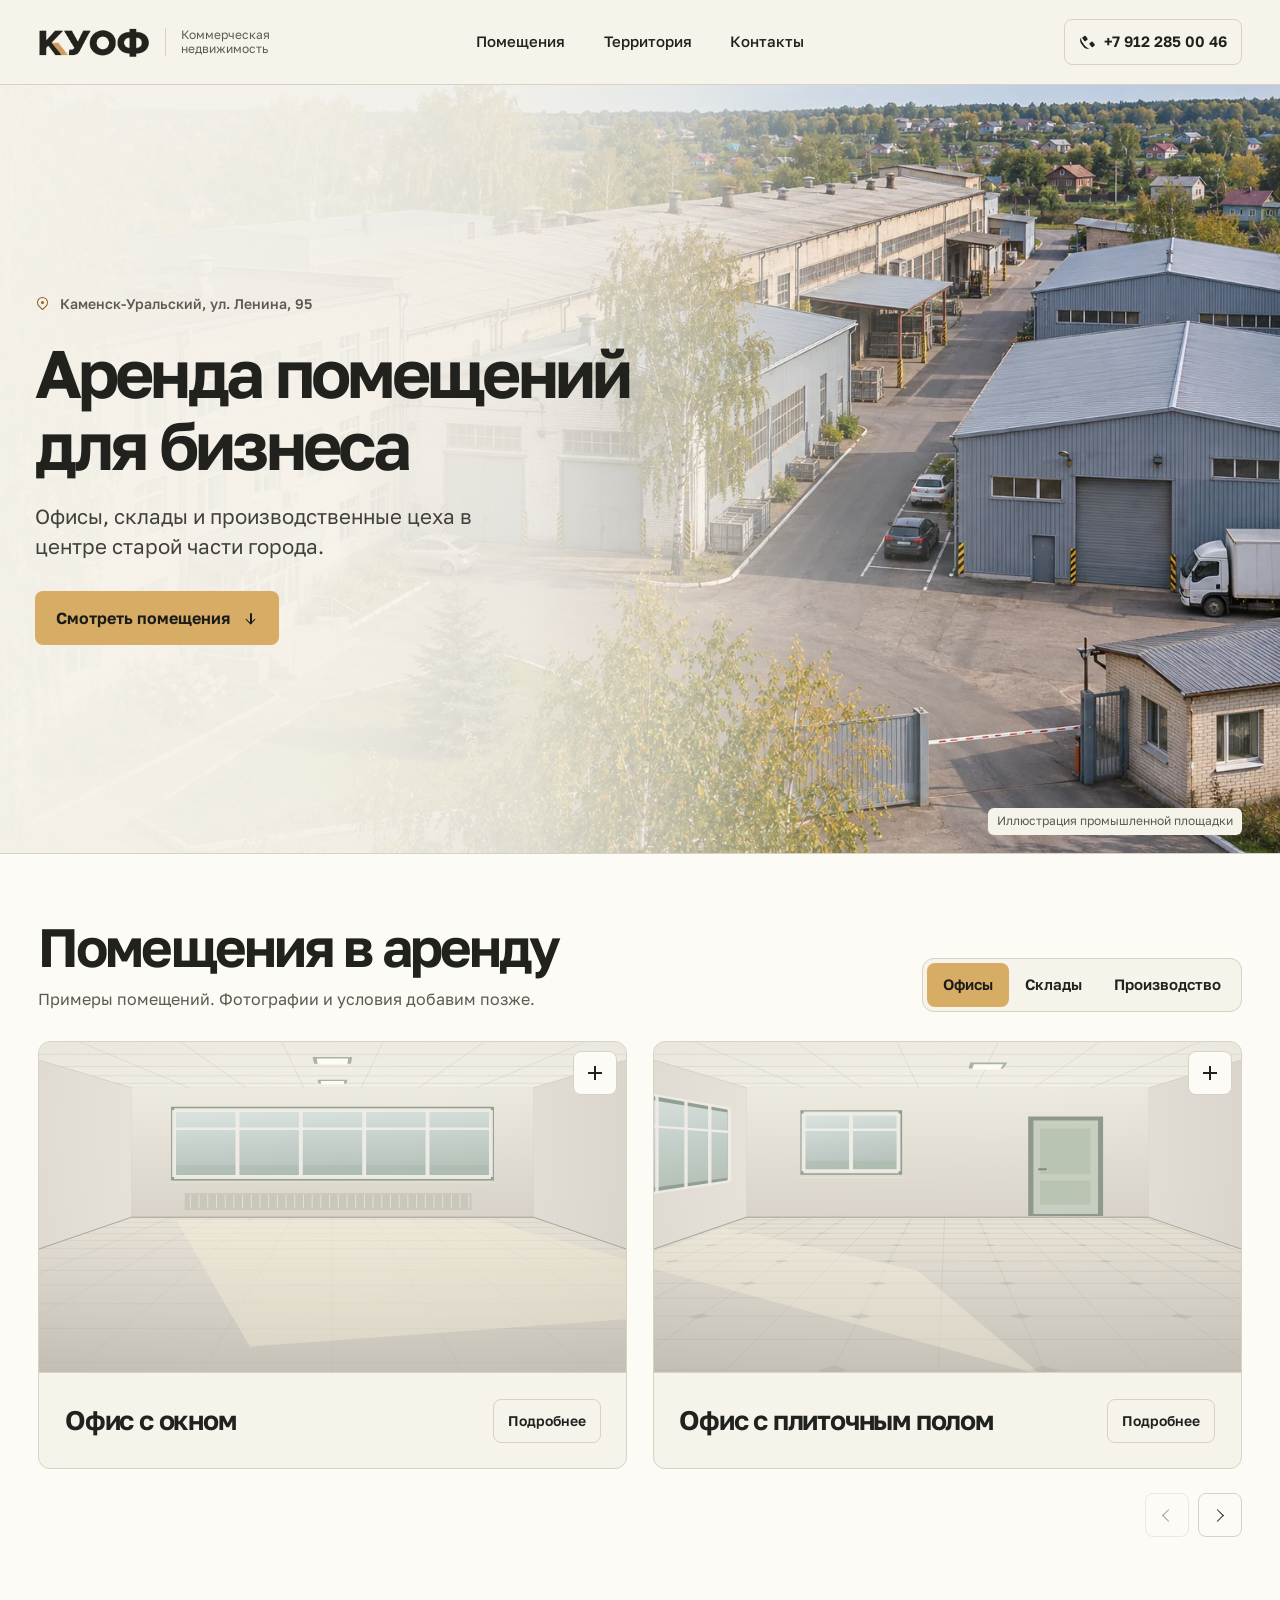
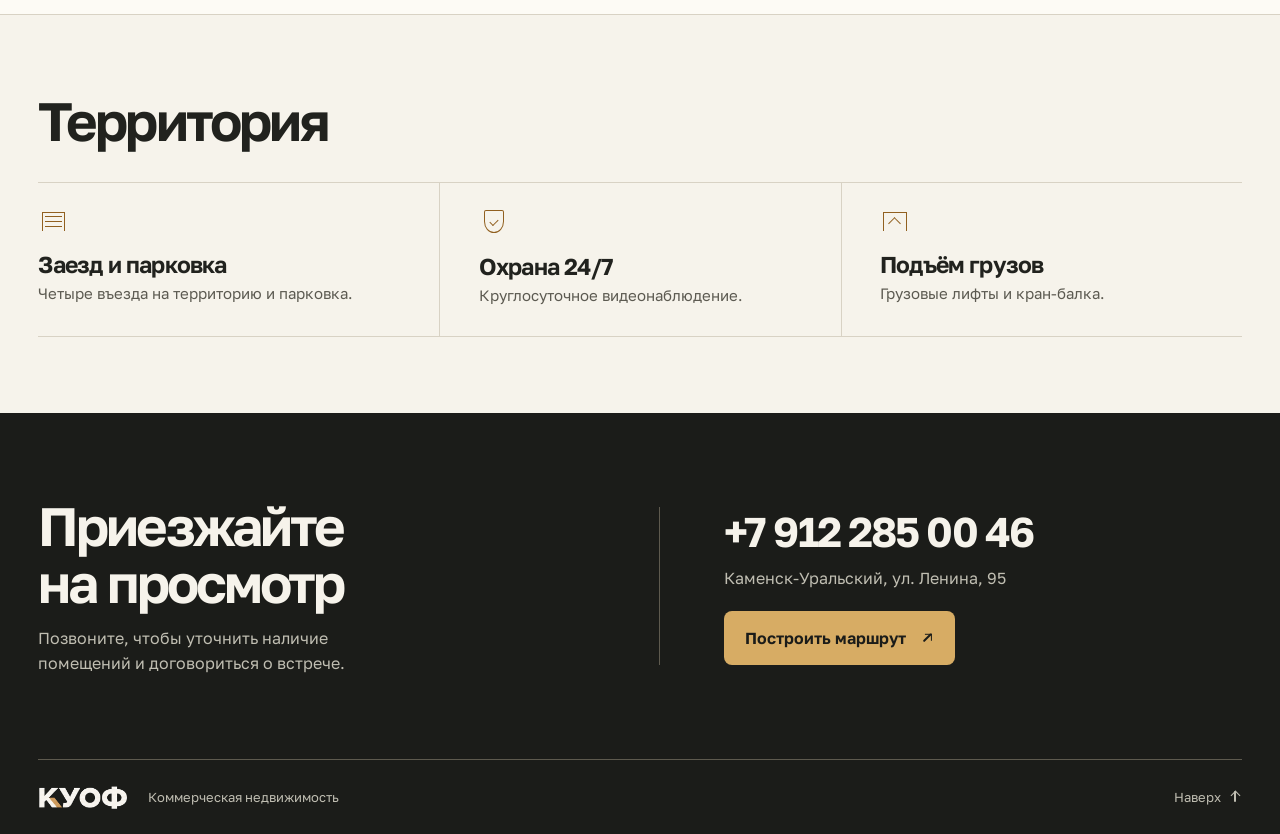
<file: index.html>
<!doctype html>
<html lang="ru">
<head>
  <meta charset="utf-8">
  <meta name="viewport" content="width=device-width, initial-scale=1">
  <meta name="theme-color" content="#f6f3eb">
  <meta name="description" content="КУОФ — аренда офисов, складов и производственных помещений в Каменске-Уральском по адресу ул. Ленина, 95.">
  <title>КУОФ — коммерческая недвижимость в Каменске-Уральском</title>
  <link rel="stylesheet" href="styles.css">
  <link rel="stylesheet" href="photos.css?v=carousel-2">
  <script src="catalog.js?v=carousel-2" defer></script>
</head>
<body>
  <a class="skip-link" href="#main">К содержанию</a>
  <header class="site-header">
    <div class="wrap header-row">
      <a class="brand" href="#main" aria-label="КУОФ, к началу страницы">
        <img src="assets/logo-dark.png" alt="КУОФ" width="112" height="30">
        <span>Коммерческая<br>недвижимость</span>
      </a>
      <nav class="main-nav" aria-label="Основные разделы">
        <a href="#catalog">Помещения</a>
        <a href="#site">Территория</a>
        <a href="#contacts">Контакты</a>
      </nav>
      <a class="header-phone" href="tel:+79122850046"><span class="icon icon-phone" aria-hidden="true"></span><span>+7 912 285 00 46</span></a>
    </div>
  </header>

  <main id="main">
    <section class="hero" aria-labelledby="hero-title">
      <div class="wrap">
        <div class="hero-copy">
          <p class="location"><span class="icon icon-pin" aria-hidden="true"></span> Каменск-Уральский, ул. Ленина, 95</p>
          <h1 id="hero-title" data-type-line>Аренда помещений<br class="hero-break"> для&nbsp;бизнеса</h1>
          <p class="hero-description" data-type-line>Офисы, склады и производственные цеха в центре старой части города.</p>
          <a class="button button-primary" href="#catalog">Смотреть помещения <span class="icon icon-down" aria-hidden="true"></span></a>
        </div>
      </div>
      <figure class="hero-visual">
        <img class="hero-image" src="assets/campus-768.webp" srcset="assets/campus-768.webp 768w, assets/campus-1536.webp 1536w"
          sizes="100vw" width="1536" height="1024" fetchpriority="high"
          alt="Вид сверху на корпуса промышленной площадки, склады и подъездные проезды">
        <figcaption>Иллюстрация промышленной площадки</figcaption>
      </figure>
    </section>

    <section class="catalog" id="catalog" aria-labelledby="catalog-title">
      <div class="wrap">
        <span class="category-anchor" id="office" aria-hidden="true"></span>
        <span class="category-anchor" id="storage" aria-hidden="true"></span>
        <span class="category-anchor" id="production" aria-hidden="true"></span>
        <div class="catalog-heading">
          <div>
            <h2 id="catalog-title">Помещения в аренду</h2>
            <p>Примеры помещений. Фотографии и условия добавим позже.</p>
          </div>
          <fieldset class="category-select" data-category-select hidden>
            <legend class="sr-only">Тип помещения</legend>
            <label><input type="radio" name="category" value="office" checked><span>Офисы</span></label>
            <label><input type="radio" name="category" value="storage"><span>Склады</span></label>
            <label><input type="radio" name="category" value="production"><span>Производство</span></label>
          </fieldset>
        </div>

        <section class="listing-grid" id="office-cards" data-category-panel="office" aria-label="Офисы" tabindex="0">
          <article class="listing-card">
            <div class="listing-card__visual">
              <img src="assets/preview/office-window.svg" width="1200" height="800" loading="lazy" decoding="async" alt="">
              <button class="listing-card__toggle" type="button" aria-label="Краткое описание: Офис с окном"
                aria-expanded="false" aria-controls="office-window-summary" hidden><span aria-hidden="true"></span></button>
              <p class="listing-card__description" id="office-window-summary">Для небольшой команды.</p>
            </div>
            <div class="listing-card__body">
              <h3 id="office-window-title">Офис с окном</h3>
              <a class="listing-card__action" href="property.html?id=office-window" aria-describedby="office-window-title">Подробнее</a>
            </div>
          </article>
          <article class="listing-card">
            <div class="listing-card__visual">
              <img src="assets/preview/office-tile.svg" width="1200" height="800" loading="lazy" decoding="async" alt="">
              <button class="listing-card__toggle" type="button" aria-label="Краткое описание: Офис с плиточным полом"
                aria-expanded="false" aria-controls="office-tile-summary" hidden><span aria-hidden="true"></span></button>
              <p class="listing-card__description" id="office-tile-summary">Для приёма клиентов.</p>
            </div>
            <div class="listing-card__body">
              <h3 id="office-tile-title">Офис с плиточным полом</h3>
              <a class="listing-card__action" href="property.html?id=office-tile" aria-describedby="office-tile-title">Подробнее</a>
            </div>
          </article>
          <article class="listing-card">
            <div class="listing-card__visual">
              <img src="assets/preview/office-corner.svg" width="1200" height="800" loading="lazy" decoding="async" alt="">
              <button class="listing-card__toggle" type="button" aria-label="Краткое описание: Угловой офис"
                aria-expanded="false" aria-controls="office-corner-summary" hidden><span aria-hidden="true"></span></button>
              <p class="listing-card__description" id="office-corner-summary">Для кабинета или переговорной.</p>
            </div>
            <div class="listing-card__body">
              <h3 id="office-corner-title">Угловой офис</h3>
              <a class="listing-card__action" href="property.html?id=office-corner" aria-describedby="office-corner-title">Подробнее</a>
            </div>
          </article>
        </section>

        <section class="listing-grid" id="storage-cards" data-category-panel="storage" aria-label="Склады" tabindex="0">
          <article class="listing-card">
            <div class="listing-card__visual">
              <img src="assets/preview/storage-columns.svg" width="1200" height="800" loading="lazy" decoding="async" alt="">
              <button class="listing-card__toggle" type="button" aria-label="Краткое описание: Склад с колоннами"
                aria-expanded="false" aria-controls="storage-columns-summary" hidden><span aria-hidden="true"></span></button>
              <p class="listing-card__description" id="storage-columns-summary">Для хранения на стеллажах.</p>
            </div>
            <div class="listing-card__body">
              <h3 id="storage-columns-title">Склад с колоннами</h3>
              <a class="listing-card__action" href="property.html?id=storage-columns" aria-describedby="storage-columns-title">Подробнее</a>
            </div>
          </article>
          <article class="listing-card">
            <div class="listing-card__visual">
              <img src="assets/preview/storage-window.svg" width="1200" height="800" loading="lazy" decoding="async" alt="">
              <button class="listing-card__toggle" type="button" aria-label="Краткое описание: Склад с окном"
                aria-expanded="false" aria-controls="storage-window-summary" hidden><span aria-hidden="true"></span></button>
              <p class="listing-card__description" id="storage-window-summary">Для хранения небольших партий.</p>
            </div>
            <div class="listing-card__body">
              <h3 id="storage-window-title">Склад с окном</h3>
              <a class="listing-card__action" href="property.html?id=storage-window" aria-describedby="storage-window-title">Подробнее</a>
            </div>
          </article>
          <article class="listing-card">
            <div class="listing-card__visual">
              <img src="assets/preview/storage-gate.svg" width="1200" height="800" loading="lazy" decoding="async" alt="">
              <button class="listing-card__toggle" type="button" aria-label="Краткое описание: Склад с воротами"
                aria-expanded="false" aria-controls="storage-gate-summary" hidden><span aria-hidden="true"></span></button>
              <p class="listing-card__description" id="storage-gate-summary">Для приёмки и отгрузки.</p>
            </div>
            <div class="listing-card__body">
              <h3 id="storage-gate-title">Склад с воротами</h3>
              <a class="listing-card__action" href="property.html?id=storage-gate" aria-describedby="storage-gate-title">Подробнее</a>
            </div>
          </article>
        </section>

        <section class="listing-grid" id="production-cards" data-category-panel="production" aria-label="Производство" tabindex="0">
          <article class="listing-card">
            <div class="listing-card__visual">
              <img src="assets/preview/workshop-columns.svg" width="1200" height="800" loading="lazy" decoding="async" alt="">
              <button class="listing-card__toggle" type="button" aria-label="Краткое описание: Цех с колоннами"
                aria-expanded="false" aria-controls="workshop-columns-summary" hidden><span aria-hidden="true"></span></button>
              <p class="listing-card__description" id="workshop-columns-summary">Для размещения станков.</p>
            </div>
            <div class="listing-card__body">
              <h3 id="workshop-columns-title">Цех с колоннами</h3>
              <a class="listing-card__action" href="property.html?id=workshop-columns" aria-describedby="workshop-columns-title">Подробнее</a>
            </div>
          </article>
          <article class="listing-card">
            <div class="listing-card__visual">
              <img src="assets/preview/workshop-panel.svg" width="1200" height="800" loading="lazy" decoding="async" alt="">
              <button class="listing-card__toggle" type="button" aria-label="Краткое описание: Цех с электрощитом"
                aria-expanded="false" aria-controls="workshop-panel-summary" hidden><span aria-hidden="true"></span></button>
              <p class="listing-card__description" id="workshop-panel-summary">Для подбора места под оборудование.</p>
            </div>
            <div class="listing-card__body">
              <h3 id="workshop-panel-title">Цех с электрощитом</h3>
              <a class="listing-card__action" href="property.html?id=workshop-panel" aria-describedby="workshop-panel-title">Подробнее</a>
            </div>
          </article>
          <article class="listing-card">
            <div class="listing-card__visual">
              <img src="assets/preview/workshop-open.svg" width="1200" height="800" loading="lazy" decoding="async" alt="">
              <button class="listing-card__toggle" type="button" aria-label="Краткое описание: Цех открытой планировки"
                aria-expanded="false" aria-controls="workshop-open-summary" hidden><span aria-hidden="true"></span></button>
              <p class="listing-card__description" id="workshop-open-summary">Для сборки и комплектации.</p>
            </div>
            <div class="listing-card__body">
              <h3 id="workshop-open-title">Цех открытой планировки</h3>
              <a class="listing-card__action" href="property.html?id=workshop-open" aria-describedby="workshop-open-title">Подробнее</a>
            </div>
          </article>
        </section>
        <div class="listing-controls" aria-label="Прокрутка помещений" role="group" hidden>
          <button class="listing-controls__arrow" type="button" data-listing-step="-1" aria-label="Предыдущие помещения"><span aria-hidden="true"></span></button>
          <button class="listing-controls__arrow" type="button" data-listing-step="1" aria-label="Следующие помещения"><span aria-hidden="true"></span></button>
        </div>
      </div>
    </section>

    <section class="site-info wrap" id="site" aria-labelledby="site-title">
      <h2 id="site-title">Территория</h2>
      <div class="site-features">
        <article><span class="facility-icon icon icon-entry" aria-hidden="true"></span><h3>Заезд и парковка</h3><p>Четыре въезда на территорию и парковка.</p></article>
        <article><span class="facility-icon icon icon-shield" aria-hidden="true"></span><h3>Охрана 24/7</h3><p>Круглосуточное видеонаблюдение.</p></article>
        <article><span class="facility-icon icon icon-lift" aria-hidden="true"></span><h3>Подъём грузов</h3><p>Грузовые лифты и кран-балка.</p></article>
      </div>
    </section>

    <section class="contacts" id="contacts" aria-labelledby="contacts-title">
      <div class="wrap contacts-grid">
        <div>
          <h2 id="contacts-title">Приезжайте<br>на просмотр</h2>
          <p>Позвоните, чтобы уточнить наличие помещений и договориться о встрече.</p>
        </div>
        <div class="contact-data">
          <a class="contact-phone" href="tel:+79122850046">+7 912 285 00 46</a>
          <address>Каменск-Уральский, ул. Ленина, 95</address>
          <a class="button button-primary" href="https://www.google.com/maps/dir/?api=1&amp;destination=%D1%83%D0%BB%D0%B8%D1%86%D0%B0%20%D0%9B%D0%B5%D0%BD%D0%B8%D0%BD%D0%B0%2C%2095%2C%20%D0%9A%D0%B0%D0%BC%D0%B5%D0%BD%D1%81%D0%BA-%D0%A3%D1%80%D0%B0%D0%BB%D1%8C%D1%81%D0%BA%D0%B8%D0%B9%2C%20%D0%A1%D0%B2%D0%B5%D1%80%D0%B4%D0%BB%D0%BE%D0%B2%D1%81%D0%BA%D0%B0%D1%8F%20%D0%BE%D0%B1%D0%BB%D0%B0%D1%81%D1%82%D1%8C%2C%20%D0%A0%D0%BE%D1%81%D1%81%D0%B8%D1%8F" target="_blank" rel="noopener noreferrer">Построить маршрут <span class="icon icon-up-right" aria-hidden="true"></span></a>
        </div>
      </div>
    </section>
  </main>

  <footer class="site-footer">
    <div class="wrap footer-row">
      <a class="brand" href="#main" aria-label="КУОФ, к началу страницы"><img src="assets/logo.png" alt="КУОФ" width="90" height="24"></a>
      <span>Коммерческая недвижимость</span>
      <a class="footer-up" href="#main">Наверх <span class="icon icon-up" aria-hidden="true"></span></a>
    </div>
  </footer>

</body>
</html>
</file>
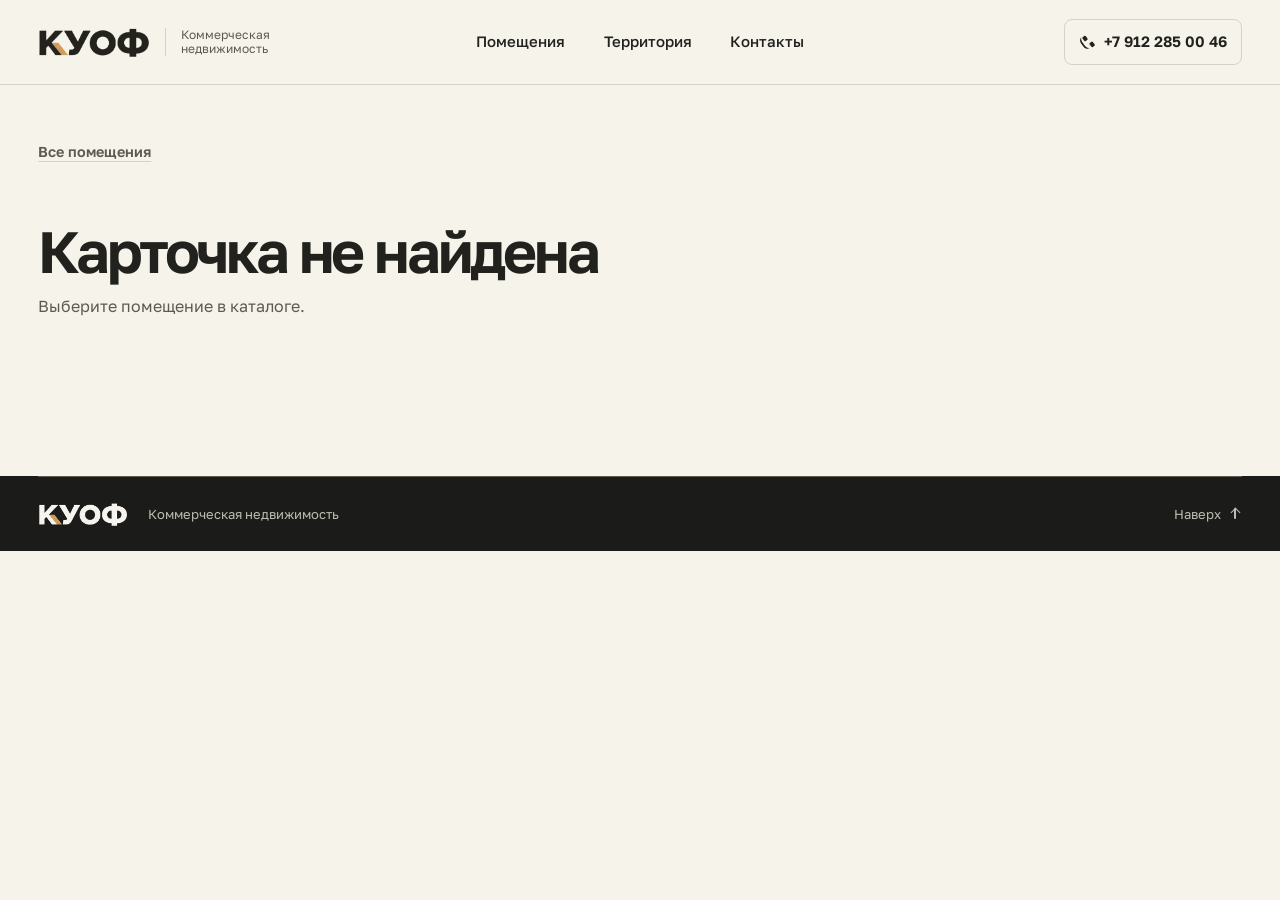
<file: property.html>
<!doctype html>
<html lang="ru">
<head>
  <meta charset="utf-8">
  <meta name="viewport" content="width=device-width, initial-scale=1">
  <meta name="theme-color" content="#f6f3eb">
  <title>Помещение — КУОФ</title>
  <link rel="stylesheet" href="styles.css">
  <link rel="stylesheet" href="property.css">
  <script src="property.js" defer></script>
</head>
<body>
  <a class="skip-link" href="#main">К содержанию</a>
  <header class="site-header">
    <div class="wrap header-row">
      <a class="brand" href="index.html#main" aria-label="КУОФ, на главную">
        <img src="assets/logo-dark.png" alt="КУОФ" width="112" height="30">
        <span>Коммерческая<br>недвижимость</span>
      </a>
      <nav class="main-nav" aria-label="Основные разделы">
        <a href="index.html#catalog" data-return>Помещения</a>
        <a href="index.html#site">Территория</a>
        <a href="index.html#contacts">Контакты</a>
      </nav>
      <a class="header-phone" href="tel:+79122850046"><span class="icon icon-phone" aria-hidden="true"></span><span>+7 912 285 00 46</span></a>
    </div>
  </header>

  <main id="main">
    <div class="property-wrap wrap">
      <a class="property-back" href="index.html#catalog" data-return>Все помещения</a>
      <noscript><p>Включите JavaScript, чтобы открыть карточку и галерею помещения.</p></noscript>
      <div class="property-empty" id="property-empty" hidden>
        <h1>Карточка не найдена</h1>
        <p>Выберите помещение в каталоге.</p>
      </div>

      <article id="property" aria-labelledby="property-title" hidden>
        <div class="property-top">
          <header class="property-summary">
            <p class="property-category" id="property-category"></p>
            <h1 id="property-title"></h1>
            <p class="property-location"><span class="icon icon-pin" aria-hidden="true"></span> Каменск-Уральский, ул. Ленина, 95</p>
            <dl class="property-facts">
              <div><dt>Тип помещения</dt><dd id="property-type"></dd></div>
              <div><dt>Площадь и ставка</dt><dd>Уточняются по телефону</dd></div>
            </dl>
            <a class="button button-primary" href="tel:+79122850046"><span class="icon icon-phone" aria-hidden="true"></span>Договориться о просмотре</a>
          </header>

          <section class="gallery" aria-labelledby="gallery-title" data-gallery>
            <h2 class="sr-only" id="gallery-title">Галерея помещения</h2>
            <figure>
              <div class="gallery-stage" data-swipe>
                <img data-gallery-image width="1200" height="800" alt="" draggable="false">
              </div>
              <figcaption class="gallery-bar">
                <div class="gallery-label">
                  <span data-gallery-caption></span>
                  <span class="gallery-kind">Схема для предпросмотра</span>
                </div>
                <div class="gallery-controls">
                  <button class="gallery-arrow" type="button" data-step="-1" aria-label="Предыдущий кадр"><span class="chevron" aria-hidden="true"></span></button>
                  <span class="gallery-count" data-gallery-count aria-live="polite" aria-atomic="true"></span>
                  <button class="gallery-arrow" type="button" data-step="1" aria-label="Следующий кадр"><span class="chevron" aria-hidden="true"></span></button>
                  <button class="gallery-expand" type="button" data-gallery-expand aria-label="Открыть на весь экран"><span class="expand-icon" aria-hidden="true"></span></button>
                </div>
              </figcaption>
            </figure>
            <div class="gallery-thumbs" data-gallery-thumbs aria-label="Ракурсы" role="group"></div>
          </section>
        </div>

        <div class="property-details">
          <section class="property-description" aria-labelledby="overview-title">
            <h2 id="overview-title">О помещении</h2>
            <p id="property-description"></p>
          </section>
          <section class="property-specification" aria-labelledby="specs-title">
            <h2 id="specs-title">Характеристики</h2>
            <dl id="property-specs" class="property-facts"></dl>
          </section>
          <section aria-labelledby="terms-title">
            <h2 id="terms-title">Условия аренды</h2>
            <p>Уточните стоимость, срок аренды и наличие подходящих помещений по телефону.</p>
          </section>
          <section aria-labelledby="logistics-title">
            <h2 id="logistics-title">Заезд и логистика</h2>
            <p id="property-logistics"></p>
            <a class="property-text-link" href="index.html#site">Общие условия на территории</a>
          </section>
        </div>
      </article>
    </div>
  </main>

  <footer class="site-footer">
    <div class="wrap footer-row">
      <a class="brand" href="index.html#main" aria-label="КУОФ, на главную"><img src="assets/logo.png" alt="КУОФ" width="90" height="24"></a>
      <span>Коммерческая недвижимость</span>
      <a class="footer-up" href="#main">Наверх <span class="icon icon-up" aria-hidden="true"></span></a>
    </div>
  </footer>

  <dialog class="gallery-lightbox" data-lightbox aria-label="Галерея на весь экран">
    <div class="lightbox-inner">
      <div class="lightbox-header">
        <span data-lightbox-title></span>
        <button class="lightbox-close" type="button" data-lightbox-close aria-label="Закрыть полноэкранный просмотр" autofocus><span class="icon icon-close" aria-hidden="true"></span></button>
      </div>
      <figure class="lightbox-figure">
        <div class="lightbox-stage" data-swipe>
          <img data-gallery-image width="1200" height="800" alt="" draggable="false">
        </div>
        <figcaption class="gallery-bar">
          <div class="gallery-label">
            <span data-gallery-caption></span>
            <span class="gallery-kind">Схема для предпросмотра</span>
          </div>
          <div class="gallery-controls">
            <button class="gallery-arrow" type="button" data-step="-1" aria-label="Предыдущий кадр"><span class="chevron" aria-hidden="true"></span></button>
            <span class="gallery-count" data-gallery-count aria-live="polite" aria-atomic="true"></span>
            <button class="gallery-arrow" type="button" data-step="1" aria-label="Следующий кадр"><span class="chevron" aria-hidden="true"></span></button>
          </div>
        </figcaption>
      </figure>
    </div>
  </dialog>
</body>
</html>
</file>
<file: styles.css>
:root {
  color-scheme: light;
  --paper: #f6f3eb;
  --surface: #fdfbf5;
  --pale: #ebe6da;
  --line: #d8d2c4;
  --text: #21221e;
  --muted: #5c5a51;
  --ink: #1b1c19;
  --light: #f6f3eb;
  --light-muted: #c0beb2;
  --accent: #d7ac64;
  --accent-hover: #e4b972;
  --focus: #916020;
  --font: 'Golos Text', 'Segoe UI', sans-serif;
  --display: 'Golos Text', 'Segoe UI', sans-serif;
  --layout: 1640px;
  --gutter: clamp(18px, 3vw, 56px);
  --header: 84px;
  --radius-small: 6px;
  --radius-control: 8px;
  --radius-panel: 12px;
  --hero-light: 246 243 235;
}

@font-face {
  font-family: 'Golos Text';
  src: url('assets/golos-text-cyrillic.woff2') format('woff2');
  font-style: normal;
  font-weight: 400 900;
  font-display: swap;
  unicode-range: U+0400-045F,U+0490-0491,U+04B0-04B1,U+2116;
}

@font-face {
  font-family: 'Golos Text';
  src: url('assets/golos-text-latin.woff2') format('woff2');
  font-style: normal;
  font-weight: 400 900;
  font-display: swap;
  unicode-range: U+0000-00FF,U+2000-206F,U+20BD,U+2190-21FF,U+2212;
}

*, *::before, *::after { box-sizing: border-box; }
html { scroll-behavior: smooth; scroll-padding-top: calc(var(--header) + 18px); }
body { margin: 0; background: var(--paper); color: var(--text); font-family: var(--font); font-size: clamp(16px, 1.18vw, 18px); line-height: 1.55; }
body:has(dialog[open]) { overflow: hidden; }
[hidden] { display: none !important; }
a { color: inherit; text-decoration: none; }
button, input { font: inherit; }
button { color: inherit; cursor: pointer; }
img { display: block; max-width: 100%; height: auto; }
figure, p, h1, h2, h3, dl, dd { margin: 0; }
h1, h2, h3 { font-family: var(--display); letter-spacing: -0.055em; font-weight: 650; line-height: 1.06; }
h2 { font-size: clamp(35px, 4.22vw, 62px); }
p { color: var(--muted); }
:focus-visible { outline: 2px solid var(--focus); outline-offset: 4px; }

.wrap { width: min(var(--layout), calc(100% - 2 * var(--gutter))); margin-inline: auto; }
.sr-only { position: absolute; width: 1px; height: 1px; padding: 0; overflow: hidden; clip-path: inset(50%); white-space: nowrap; }
.skip-link { position: fixed; z-index: 10; top: 10px; left: 10px; padding: 8px 14px; border-radius: var(--radius-control); background: var(--accent); transform: translateY(-140%); }
.skip-link:focus { transform: translateY(0); }

.site-header { position: sticky; top: 0; z-index: 2; background: var(--paper); border-bottom: 1px solid var(--line); }
.header-row { display: grid; min-height: var(--header); grid-template-columns: 1fr auto 1fr; gap: clamp(18px, 3.6vw, 56px); align-items: center; }
.brand { display: inline-flex; width: max-content; align-items: center; gap: 15px; }
.brand span { border-left: 1px solid var(--line); padding-left: 15px; color: var(--muted); line-height: 1.18; font-size: 12px; }
.main-nav { display: flex; align-items: center; justify-content: center; gap: clamp(24px, 3vw, 45px); font-size: 15px; font-weight: 520; }
.main-nav a { padding-block: 12px; }
.main-nav a:hover, .footer-up:hover { text-decoration: underline; text-underline-offset: 5px; }
.header-phone { justify-self: end; display: flex; align-items: center; gap: 9px; padding: 10px 14px; border: 1px solid var(--line); border-radius: var(--radius-control); white-space: nowrap; font-weight: 600; font-size: 15px; transition: background-color .18s ease, border-color .18s ease; }
.header-phone:hover { background: var(--pale); border-color: var(--muted); }

.hero {
  position: relative;
  isolation: isolate;
  display: grid;
  align-items: center;
  min-height: clamp(540px, min(calc(100svh - var(--header) - 18px), 60vw), 940px);
  padding-block: clamp(60px, 7vw, 110px);
  background: var(--paper);
}

.hero > .wrap { width: auto; margin-inline: clamp(18px, 2.7vw, 56px) clamp(18px, 1.7vw, 40px); }
.hero-copy { position: relative; z-index: 1; max-width: min(820px, 68%); }
.location { display: flex; align-items: center; gap: 9px; margin-bottom: 23px; font-size: 14px; font-weight: 550; }
.location .icon { color: var(--focus); }
.hero h1 { font-size: clamp(43px, 5.25vw, 88px); }
.hero-description { max-width: 480px; margin-block: 22px 30px; color: #41413a; font-size: clamp(17px, 1.6vw, 23px); line-height: 1.45; }
.hero-type {
  animation: hero-type 1ms linear both;
  animation-delay: var(--type-delay);
}

@keyframes hero-type {
  from { opacity: 0; }
  to { opacity: 1; }
}

.hero-visual { position: absolute; inset: 0; }
.hero-image { width: 100%; height: 100%; object-fit: cover; object-position: 54% 38%; }
.hero-visual::after {
  position: absolute;
  inset: 0;
  content: '';
  background: linear-gradient(90deg,
    rgb(var(--hero-light) / .98) 0%,
    rgb(var(--hero-light) / .95) 24%,
    rgb(var(--hero-light) / .88) 41%,
    rgb(var(--hero-light) / .67) 53%,
    rgb(var(--hero-light) / .24) 65%,
    rgb(var(--hero-light) / 0) 80%);
}
.hero-visual figcaption {
  position: absolute;
  z-index: 1;
  right: max(var(--gutter), calc((100% - var(--layout)) / 2));
  bottom: 18px;
  padding: 4px 9px;
  border-radius: var(--radius-small);
  background: var(--paper);
  color: var(--muted);
  font-size: 12px;
}

.button { display: inline-flex; max-width: 100%; min-height: 54px; width: fit-content; align-items: center; justify-content: center; gap: 14px; padding: 12px 20px; border: 1px solid transparent; border-radius: var(--radius-control); font-size: 16px; font-weight: 650; line-height: 1.25; text-align: left; transition: background-color .18s ease, border-color .18s ease; }
.button-primary { background: var(--accent); color: var(--ink); }
.button-primary:hover { background: var(--accent-hover); }
.button-outline { background: transparent; border-color: var(--line); }
.button-outline:hover { background: var(--pale); border-color: var(--muted); }

.catalog { background: var(--surface); border-block: 1px solid var(--line); padding-block: clamp(44px, 5vw, 73px) clamp(54px, 6vw, 90px); }
.catalog-heading { display: flex; justify-content: space-between; align-items: end; gap: 22px; margin-bottom: 29px; }
.catalog-heading p { margin-top: 12px; }
.category-select { display: flex; margin: 0; padding: 4px; border: 1px solid var(--line); border-radius: var(--radius-panel); background: var(--paper); }
.category-select label { position: relative; cursor: pointer; }
.category-select input { position: absolute; inset: 0; width: 100%; height: 100%; margin: 0; opacity: 0; cursor: inherit; }
.category-select span { display: grid; min-height: 44px; place-items: center; padding: 8px 16px; border-radius: var(--radius-control); font-weight: 600; font-size: 15px; text-align: center; }
.category-select label:hover span { background: var(--pale); }
.category-select input:checked + span { background: var(--accent); color: var(--ink); }
.category-select input:focus-visible + span { outline: 2px solid var(--focus); outline-offset: 1px; }

.site-info { padding-block: clamp(53px, 6vw, 89px); }
.site-info h2 { margin-bottom: 33px; }
.site-features { display: grid; grid-template-columns: repeat(3, minmax(0, 1fr)); border-block: 1px solid var(--line); }
.site-features article { padding: 25px clamp(12px, 3vw, 43px) 28px; }
.site-features article:first-child { padding-left: 0; }
.site-features article + article { border-left: 1px solid var(--line); }
.site-features h3 { margin: 14px 0 6px; font-size: 23px; letter-spacing: -.035em; }
.site-features p { font-size: 15px; }
.facility-icon { color: var(--focus); }

.contacts, .site-footer { color: var(--light); background: var(--ink); }
.contacts-grid { display: grid; grid-template-columns: minmax(0, 1fr) minmax(0, 1fr); align-items: center; gap: 38px; padding-block: clamp(52px, 6.5vw, 97px); }
.contacts p { color: var(--light-muted); margin-top: 15px; max-width: 37ch; }
.contact-data { justify-self: start; border-left: 1px solid #5e5a4e; padding-left: clamp(22px, 5vw, 72px); }
.contact-phone { display: inline-block; font-size: clamp(24px, 3.25vw, 45px); letter-spacing: -.045em; font-weight: 650; line-height: 1.2; white-space: nowrap; }
.contact-phone:hover { color: var(--accent); }
.contact-data address { margin: 9px 0 20px; color: var(--light-muted); font-style: normal; }
.contacts :focus-visible, .site-footer :focus-visible { outline-color: var(--accent); }
.footer-row { display: flex; gap: 20px; align-items: center; min-height: 75px; border-top: 1px solid #5e5a4e; font-size: 13px; color: var(--light-muted); }
.footer-up { margin-left: auto; display: inline-flex; align-items: center; gap: 7px; }

.icon { position: relative; display: inline-grid; flex: 0 0 auto; width: 16px; height: 16px; place-items: center; }
.icon-down, .icon-up, .icon-up-right { width: 14px; height: 14px; }
.icon-down::before, .icon-up::before, .icon-up-right::before { content: ''; grid-area: 1 / 1; width: 11px; height: 1.5px; border-radius: 1px; background: currentColor; }
.icon-down::after, .icon-up::after, .icon-up-right::after { content: ''; grid-area: 1 / 1; width: 7px; height: 7px; justify-self: end; margin-right: 2px; border: solid currentColor; border-width: 1.5px 1.5px 0 0; transform: rotate(45deg); }
.icon-down { transform: rotate(90deg); }
.icon-up { transform: rotate(-90deg); }
.icon-up-right { transform: rotate(-45deg); }
.icon-pin::before { content: ''; width: 11px; height: 11px; border: 1.5px solid currentColor; border-radius: 55% 55% 55% 1px; transform: translateY(-1px) rotate(-45deg); grid-area: 1/1; }
.icon-pin::after { content: ''; width: 3px; height: 3px; background: currentColor; border-radius: 50%; transform: translateY(-1px); grid-area: 1/1; }
.icon-phone::before { content: ''; width: 11px; height: 14px; border-left: 2px solid currentColor; border-radius: 43%; transform: rotate(-37deg); }
.icon-phone::after { content: ''; position: absolute; width: 4px; height: 5px; top: 2px; left: 4px; border-radius: 1px; background: currentColor; box-shadow: 2px 9px 0 currentColor; transform: rotate(-38deg); }
.icon-close::before, .icon-close::after { content: ''; grid-area: 1 / 1; width: 17px; height: 1.5px; background: currentColor; transform: rotate(45deg); }
.icon-close::after { transform: rotate(-45deg); }
.facility-icon { width: 30px; height: 27px; }
.icon-entry::before { content: ''; width: 23px; height: 19px; border: 1.5px solid currentColor; border-bottom-width: 0; grid-area: 1 / 1; }
.icon-entry::after { content: ''; width: 17px; height: 1.5px; background: currentColor; box-shadow: 0 -5px currentColor, 0 5px currentColor; grid-area: 1 / 1; }
.icon-shield::before { content: ''; width: 20px; height: 23px; border: 1.5px solid currentColor; border-radius: 3px 3px 75% 75%; grid-area: 1 / 1; }
.icon-shield::after { content: ''; width: 8px; height: 5px; border: solid currentColor; border-width: 0 0 1.5px 1.5px; transform: rotate(-45deg); grid-area: 1 / 1; }
.icon-lift::before { content: ''; width: 24px; height: 19px; border: 1.5px solid currentColor; border-bottom-width: 0; grid-area: 1 / 1; }
.icon-lift::after { content: ''; width: 9px; height: 9px; border: solid currentColor; border-width: 1.5px 0 0 1.5px; transform: translateY(2px) rotate(45deg); grid-area: 1 / 1; }

@media (max-width: 1000px) {
  .brand span { display: none; }
  .catalog-heading { align-items: start; flex-direction: column; }
}

@media (max-width: 690px) {
  :root { --header: 100px; }
  .header-row { grid-template-columns: 1fr 1fr; gap: 0 16px; }
  .header-row .brand img { width: 89px; }
  .main-nav { grid-row: 2; grid-column: 1 / -1; justify-content: start; gap: clamp(17px, 6vw, 40px); }
  .main-nav a { padding-block: 5px 12px; }
  .header-phone { padding: 7px 9px; font-size: 13px; }
  .hero { align-items: start; min-height: clamp(570px, calc(100svh - var(--header) - 8px), 780px); padding-block: clamp(43px, 8vw, 65px) 80px; }
  .hero-copy { max-width: 100%; }
  .location { margin-bottom: 14px; font-size: 13px; }
  .hero h1 { font-size: clamp(34px, 9.4vw, 56px); }
  .hero-break { display: none; }
  .hero-description { margin: 14px 0 21px; }
  .hero-image { object-position: 59% 50%; }
  .hero-visual::after {
    background: linear-gradient(180deg,
      rgb(var(--hero-light) / .99) 0%,
      rgb(var(--hero-light) / .94) 24%,
      rgb(var(--hero-light) / .84) 35%,
      rgb(var(--hero-light) / .22) 58%,
      rgb(var(--hero-light) / 0) 72%);
  }
  .catalog-heading { margin-bottom: 19px; }
  .category-select { width: 100%; }
  .category-select label { flex: auto; }
  .category-select span { font-size: 13px; padding-inline: 7px; }
  .site-features { grid-template-columns: minmax(0, 1fr); }
  .site-features article { display: grid; grid-template-columns: 30px minmax(0, 1fr); column-gap: 13px; padding: 19px 0; align-items: start; }
  .site-features article + article { border-left: 0; border-top: 1px solid var(--line); }
  .site-features h3 { margin-top: 1px; }
  .site-features p { grid-column: 2; }
  .contacts-grid { grid-template-columns: minmax(0, 1fr); gap: 26px; }
  .contact-data { border-left: 0; border-top: 1px solid #5e5a4e; padding: 20px 0 0; justify-self: stretch; }
  .footer-row { min-height: 68px; gap: 14px; }
  .footer-row .brand img { width: 72px; }
  .footer-row > span { max-width: 15ch; font-size: 11px; line-height: 1.25; }
  .footer-up { white-space: nowrap; }
}

@media (max-width: 360px) {
  .hero-visual::after {
    background: linear-gradient(180deg,
      rgb(var(--hero-light) / .99) 0%,
      rgb(var(--hero-light) / .89) 44%,
      rgb(var(--hero-light) / .24) 65%,
      rgb(var(--hero-light) / 0) 79%);
  }
}

@media (prefers-reduced-motion: reduce) {
  html { scroll-behavior: auto; }
  *, *::before, *::after { transition: none !important; }
  .hero-type { animation: none; }
}
</file>
<file: photos.css>
.category-anchor { display: block; height: 0; overflow: hidden; }

.listing-grid {
  --listing-gap: clamp(10px, 2vw, 30px);
  display: grid;
  grid-auto-flow: column;
  grid-auto-columns: calc((100% - var(--listing-gap)) / 2);
  gap: var(--listing-gap);
  overflow-x: auto;
  overscroll-behavior-x: contain;
  scroll-snap-type: x mandatory;
}

.catalog:has(.listing-controls:not([hidden])) .listing-grid { scrollbar-width: none; }
.listing-grid.is-sliding { scroll-snap-type: none; }
.listing-grid + .listing-grid { margin-top: 32px; }
.listing-grid[hidden] + .listing-grid { margin-top: 0; }

.listing-card {
  position: relative;
  display: flex;
  flex-direction: column;
  min-width: 0;
  overflow: hidden;
  border: 1px solid var(--line);
  border-radius: var(--radius-panel);
  background: var(--paper);
  scroll-snap-align: start;
}

.listing-card__visual {
  position: relative;
  overflow: hidden;
  border-bottom: 1px solid var(--line);
}

.listing-card__visual > img {
  width: 100%;
  aspect-ratio: 16 / 9;
  object-fit: cover;
}

.listing-card__toggle, .listing-controls__arrow {
  display: grid;
  place-items: center;
  width: 44px;
  height: 44px;
  padding: 0;
  border: 1px solid var(--line);
  border-radius: var(--radius-control);
  background: var(--surface);
}

.listing-card__toggle {
  position: absolute;
  z-index: 2;
  top: 9px;
  right: 9px;
}

.listing-card__toggle > span {
  position: relative;
  width: 14px;
  height: 2px;
  background: currentColor;
}

.listing-card__toggle[aria-expanded="false"] > span::after {
  position: absolute;
  inset: 0;
  content: '';
  background: currentColor;
  transform: rotate(90deg);
}

.listing-card__description {
  padding: 10px clamp(12px, 2vw, 26px);
  color: var(--text);
  background: var(--surface);
  font-size: clamp(.875rem, 1.25vw, 1.125rem);
  line-height: 1.35;
}

.listing-card__toggle:not([hidden]) ~ .listing-card__description {
  position: absolute;
  inset: auto 0 0;
  visibility: hidden;
  padding-block: clamp(10px, 1.8vw, 23px);
  border-top: 1px solid var(--line);
  transform: translateY(100%);
  transition: transform .32s cubic-bezier(.22, 1, .36, 1), visibility 0s linear .32s;
}

.listing-card__toggle[aria-expanded="true"] ~ .listing-card__description {
  visibility: visible;
  transform: translateY(0);
  transition-delay: 0s;
}

.listing-card__body {
  display: flex;
  flex: 1;
  align-items: center;
  justify-content: space-between;
  gap: 16px 24px;
  padding: clamp(18px, 2vw, 28px);
}

.listing-card h3 {
  font-size: clamp(23px, 2.1vw, 32px);
  letter-spacing: -.045em;
  line-height: 1.15;
  overflow-wrap: break-word;
}

.listing-card__action {
  display: inline-flex;
  flex: 0 0 auto;
  align-items: center;
  min-height: 44px;
  padding: 8px 14px;
  border: 1px solid var(--line);
  border-radius: var(--radius-control);
  font-size: 14px;
  font-weight: 600;
  transition: background-color .2s ease, border-color .2s ease;
}

.listing-card__action::after {
  position: absolute;
  z-index: 1;
  inset: 0;
  content: '';
}

.listing-card__action:is(:hover, :focus-visible),
.listing-card__toggle:hover,
.listing-controls__arrow:not([aria-disabled="true"]):hover {
  background: var(--pale);
  border-color: var(--muted);
}

.listing-controls {
  display: flex;
  justify-content: flex-end;
  align-items: center;
  gap: 9px;
  margin-top: clamp(14px, 2vw, 24px);
}

.listing-controls__arrow[aria-disabled="true"] { opacity: .44; cursor: default; }
.listing-controls__arrow > span {
  width: 9px;
  height: 9px;
  border-top: 1.5px solid currentColor;
  border-right: 1.5px solid currentColor;
  transform: translateX(-2px) rotate(45deg);
}
.listing-controls__arrow[data-listing-step="-1"] > span { transform: translateX(2px) rotate(-135deg); }

.catalog.is-awaiting-reveal .listing-card {
  opacity: 0;
  transform: translateY(48px);
}

.listing-grid.is-revealing .listing-card {
  animation: listing-reveal .62s cubic-bezier(.22, 1, .36, 1) both;
}

.listing-grid.is-revealing .listing-card + .listing-card { animation-delay: .17s; }

@keyframes listing-reveal {
  from { opacity: 0; transform: translateY(48px); }
  to { opacity: 1; transform: translateY(0); }
}

@media (max-width: 1000px) {
  .listing-card__body { flex-wrap: wrap; gap: 8px; }
}

@media (max-width: 690px) {
  .listing-card__visual > img { aspect-ratio: 1 / 1; }
  .listing-card__toggle { top: 6px; right: 6px; }
  .listing-card__body { flex-direction: column; align-items: start; gap: 10px; padding: 12px; }
  .listing-card h3 { font-size: clamp(16px, 4.35vw, 24px); }
  .listing-card__action { padding-inline: 9px; font-size: .8125rem; }
  .listing-controls { justify-content: center; }
}

@media (prefers-reduced-motion: reduce) {
  .catalog.is-awaiting-reveal .listing-card { opacity: 1; transform: none; }
  .listing-grid.is-revealing .listing-card { animation: none; }
  .listing-card__toggle:not([hidden]) ~ .listing-card__description { transition: none; }
}
</file>
<file: property.css>
.property-wrap {
  --property-gap: clamp(24px, 4.1vw, 72px);
  max-width: 1380px;
  padding-block: clamp(24px, 4vw, 52px) clamp(58px, 8vw, 108px);
}

.property-back, .property-text-link {
  width: fit-content;
  color: var(--muted);
  font-size: .9rem;
  font-weight: 600;
  text-decoration: underline;
  text-decoration-color: var(--line);
  text-underline-offset: .25em;
}

.property-back {
  display: inline-block;
  padding-block: 5px;
  margin-bottom: clamp(18px, 2.5vw, 34px);
}

.property-back:hover, .property-text-link:hover {
  color: var(--ink);
  text-decoration-color: var(--focus);
}

.property-top {
  display: grid;
  grid-template-columns: minmax(0, 1.75fr) minmax(325px, 1fr);
  gap: var(--property-gap);
  align-items: start;
}

.property-summary { grid-column: 2; grid-row: 1; padding-top: clamp(4px, 1.8vw, 28px); }
.gallery { grid-column: 1; grid-row: 1; min-width: 0; }
.property-category { margin-bottom: 12px; color: var(--focus); font-weight: 600; font-size: .9rem; }
.property-summary h1, .property-empty h1 { font-size: clamp(36px, 4.55vw, 72px); }
.property-location { display: flex; align-items: baseline; gap: 8px; margin-top: 16px; }
.property-location .icon { align-self: center; color: var(--focus); }
.property-summary .property-facts { margin-block: 25px; }
.property-summary .button .icon { margin-right: 2px; }

.property-facts { border-top: 1px solid var(--line); }
.property-facts > div {
  display: grid;
  grid-template-columns: minmax(0, 1fr) minmax(0, 1.05fr);
  gap: 12px;
  padding-block: 11px;
  border-bottom: 1px solid var(--line);
  font-size: .94rem;
  line-height: 1.4;
}
.property-facts dt { color: var(--muted); }
.property-facts dd { font-weight: 550; }

.gallery-stage, .lightbox-stage { touch-action: pan-y; }
.gallery-stage {
  overflow: hidden;
  aspect-ratio: 3 / 2;
  border: 1px solid var(--line);
  border-radius: var(--radius-panel);
  background: var(--pale);
}
.gallery-stage > img { width: 100%; height: 100%; object-fit: contain; user-select: none; }

.gallery-bar {
  display: flex;
  justify-content: space-between;
  align-items: center;
  gap: 8px 14px;
  min-height: 70px;
  padding-block: 10px;
}
.gallery-label { display: grid; gap: 2px; font-weight: 600; font-size: .96rem; line-height: 1.28; }
.gallery-kind { color: var(--muted); font-size: .82rem; font-weight: 400; }
.gallery-controls { display: flex; flex: none; gap: 5px; align-items: center; }
.gallery-count { min-width: 42px; color: var(--muted); text-align: center; font-size: .9rem; font-variant-numeric: tabular-nums; }
.gallery-controls button, .lightbox-close {
  display: grid;
  place-items: center;
  width: 44px;
  height: 44px;
  padding: 0;
  border: 1px solid var(--line);
  border-radius: var(--radius-control);
  background: var(--surface);
}
.gallery-controls button:hover { border-color: var(--focus); background: var(--pale); }
.gallery-expand { margin-left: 7px; }
.chevron { width: 9px; height: 9px; border: solid currentColor; border-width: 1.5px 1.5px 0 0; transform: rotate(45deg) translate(-1px, 1px); }
[data-step="-1"] .chevron { transform: rotate(-135deg) translate(-1px, 1px); }
.expand-icon {
  width: 15px;
  height: 15px;
  background:
    linear-gradient(currentColor, currentColor) left top / 5px 1px,
    linear-gradient(currentColor, currentColor) left top / 1px 5px,
    linear-gradient(currentColor, currentColor) right top / 5px 1px,
    linear-gradient(currentColor, currentColor) right top / 1px 5px,
    linear-gradient(currentColor, currentColor) left bottom / 5px 1px,
    linear-gradient(currentColor, currentColor) left bottom / 1px 5px,
    linear-gradient(currentColor, currentColor) right bottom / 5px 1px,
    linear-gradient(currentColor, currentColor) right bottom / 1px 5px;
  background-repeat: no-repeat;
}

.gallery-thumbs { display: flex; flex-wrap: wrap; gap: 8px; }
.gallery-thumbs button {
  width: clamp(76px, 10vw, 124px);
  padding: 3px;
  border: 1px solid var(--line);
  border-radius: var(--radius-control);
  background: var(--surface);
}
.gallery-thumbs button:hover { border-color: var(--focus); }
.gallery-thumbs button[aria-current="true"] {
  border-color: var(--focus);
  box-shadow: inset 0 0 0 1px var(--focus);
  background: var(--pale);
}
.gallery-thumbs img { width: 100%; aspect-ratio: 3 / 2; object-fit: cover; border-radius: 4px; }

.property-details {
  display: grid;
  grid-template-columns: minmax(0, 1.75fr) minmax(325px, 1fr);
  gap: clamp(25px, 4vw, 48px) var(--property-gap);
  margin-top: clamp(36px, 6vw, 72px);
}
.property-details section { border-top: 1px solid var(--line); padding-top: 20px; }
.property-details h2 { margin-bottom: 12px; font-size: clamp(26px, 2.7vw, 38px); }
.property-details p { max-width: 62ch; }
.property-text-link { display: inline-block; margin-top: 12px; }
.property-empty { padding-block: 20px 55px; }
.property-empty p { margin-top: 12px; }

.gallery-lightbox {
  inset: 0;
  width: 100%;
  height: 100%;
  max-width: none;
  max-height: none;
  margin: 0;
  padding: 0;
  border: 0;
  color: var(--light);
  background: var(--ink);
}
.gallery-lightbox::backdrop { background: var(--ink); }
.lightbox-inner {
  display: grid;
  grid-template-rows: auto minmax(0, 1fr);
  gap: 12px;
  height: 100%;
  max-width: 1600px;
  margin-inline: auto;
  padding: 12px var(--gutter);
}
.lightbox-header { display: flex; justify-content: space-between; align-items: center; gap: 12px; font-weight: 600; }
.lightbox-figure { display: grid; grid-template-rows: minmax(0, 1fr) auto; }
.lightbox-stage { min-width: 0; min-height: 0; display: grid; place-items: center; }
.lightbox-stage > img { width: 100%; height: 100%; min-height: 0; object-fit: contain; user-select: none; }
.lightbox-figure .gallery-bar { padding-bottom: 0; }
.gallery-lightbox :is(.gallery-kind, .gallery-count) { color: var(--light-muted); }
.gallery-lightbox :is(.gallery-controls button, .lightbox-close) {
  border-color: #626158;
  background: transparent;
}
.gallery-lightbox :is(.gallery-controls button, .lightbox-close):hover { border-color: var(--accent); background: #37362f; }
.gallery-lightbox :focus-visible { outline-color: var(--accent); }

@media (max-width: 850px) {
  .property-top, .property-details { grid-template-columns: minmax(0, 1fr); }
  .property-summary, .gallery { grid-column: auto; grid-row: auto; }
  .property-summary { padding-top: 0; }
  .property-details { gap: 24px; }
}

@media (max-width: 420px) {
  .gallery-bar { flex-wrap: wrap; }
  .gallery-controls button { width: 44px; }
}
</file>
